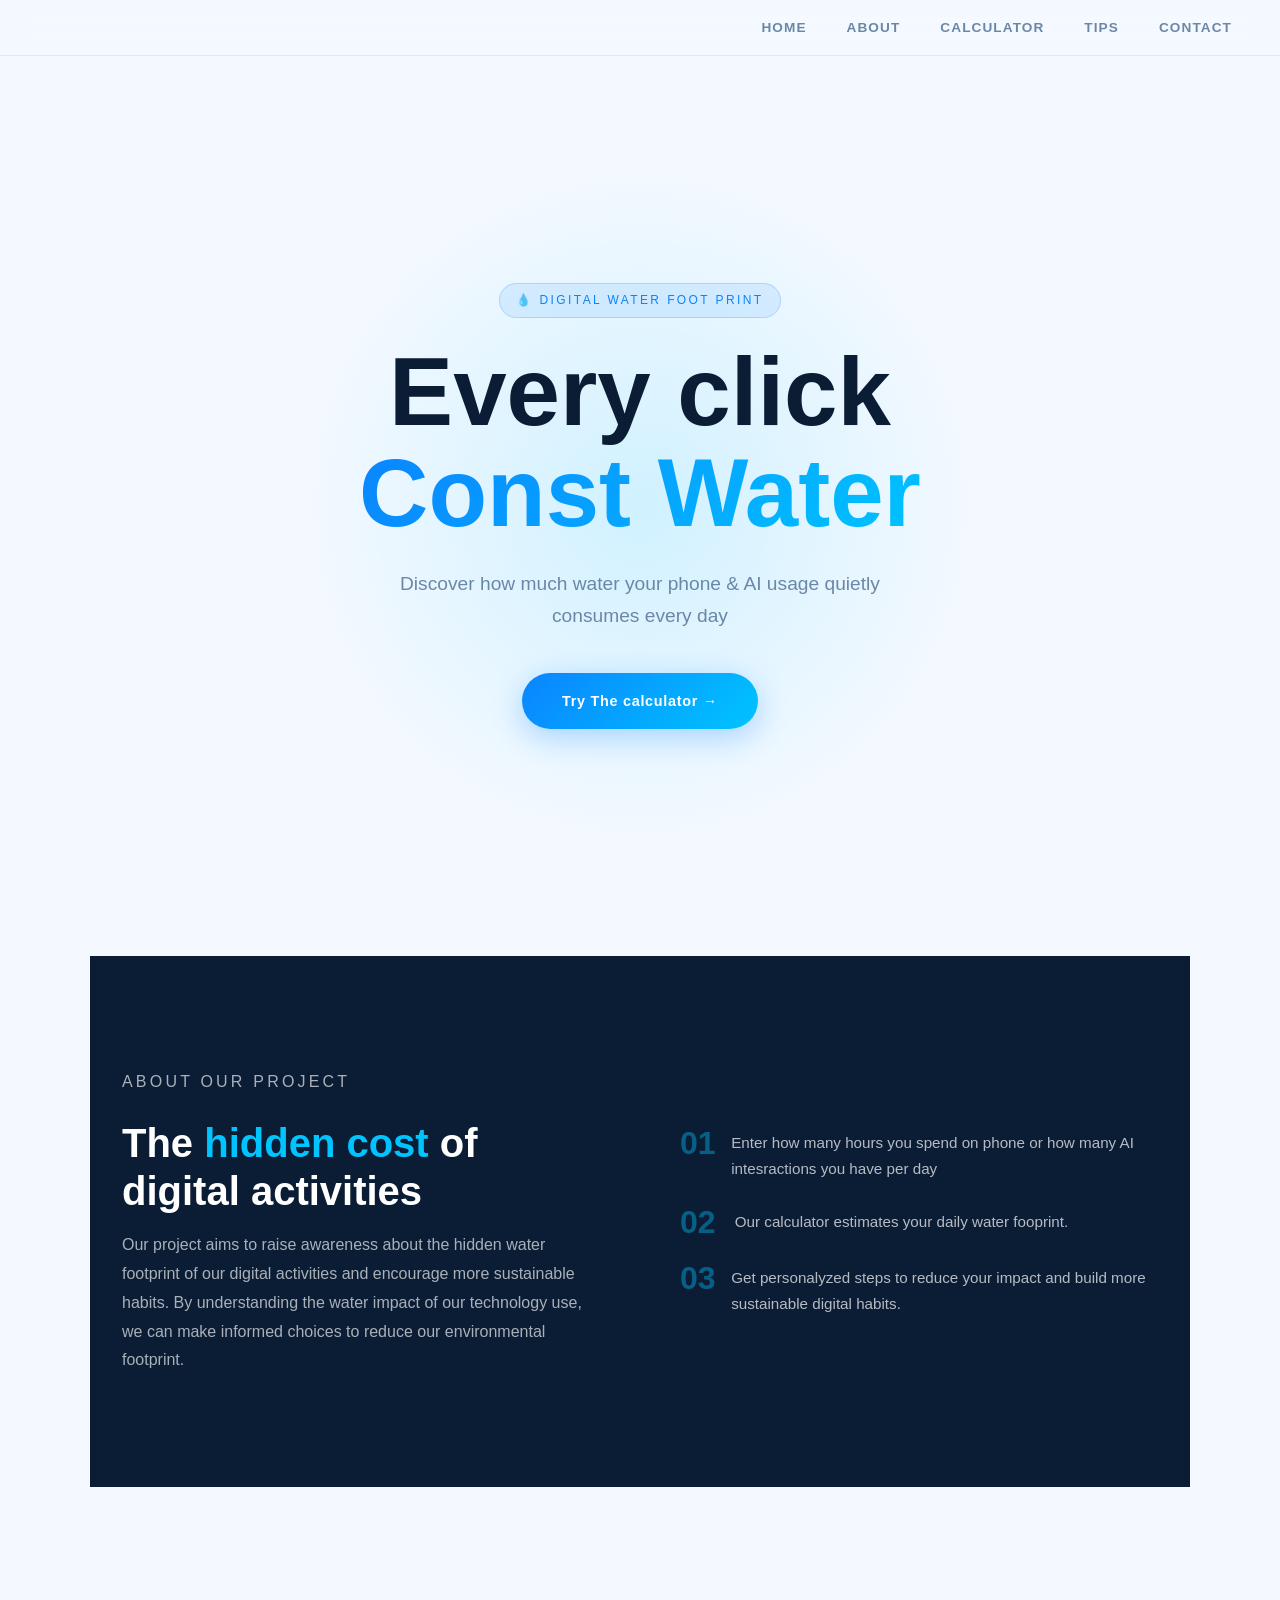
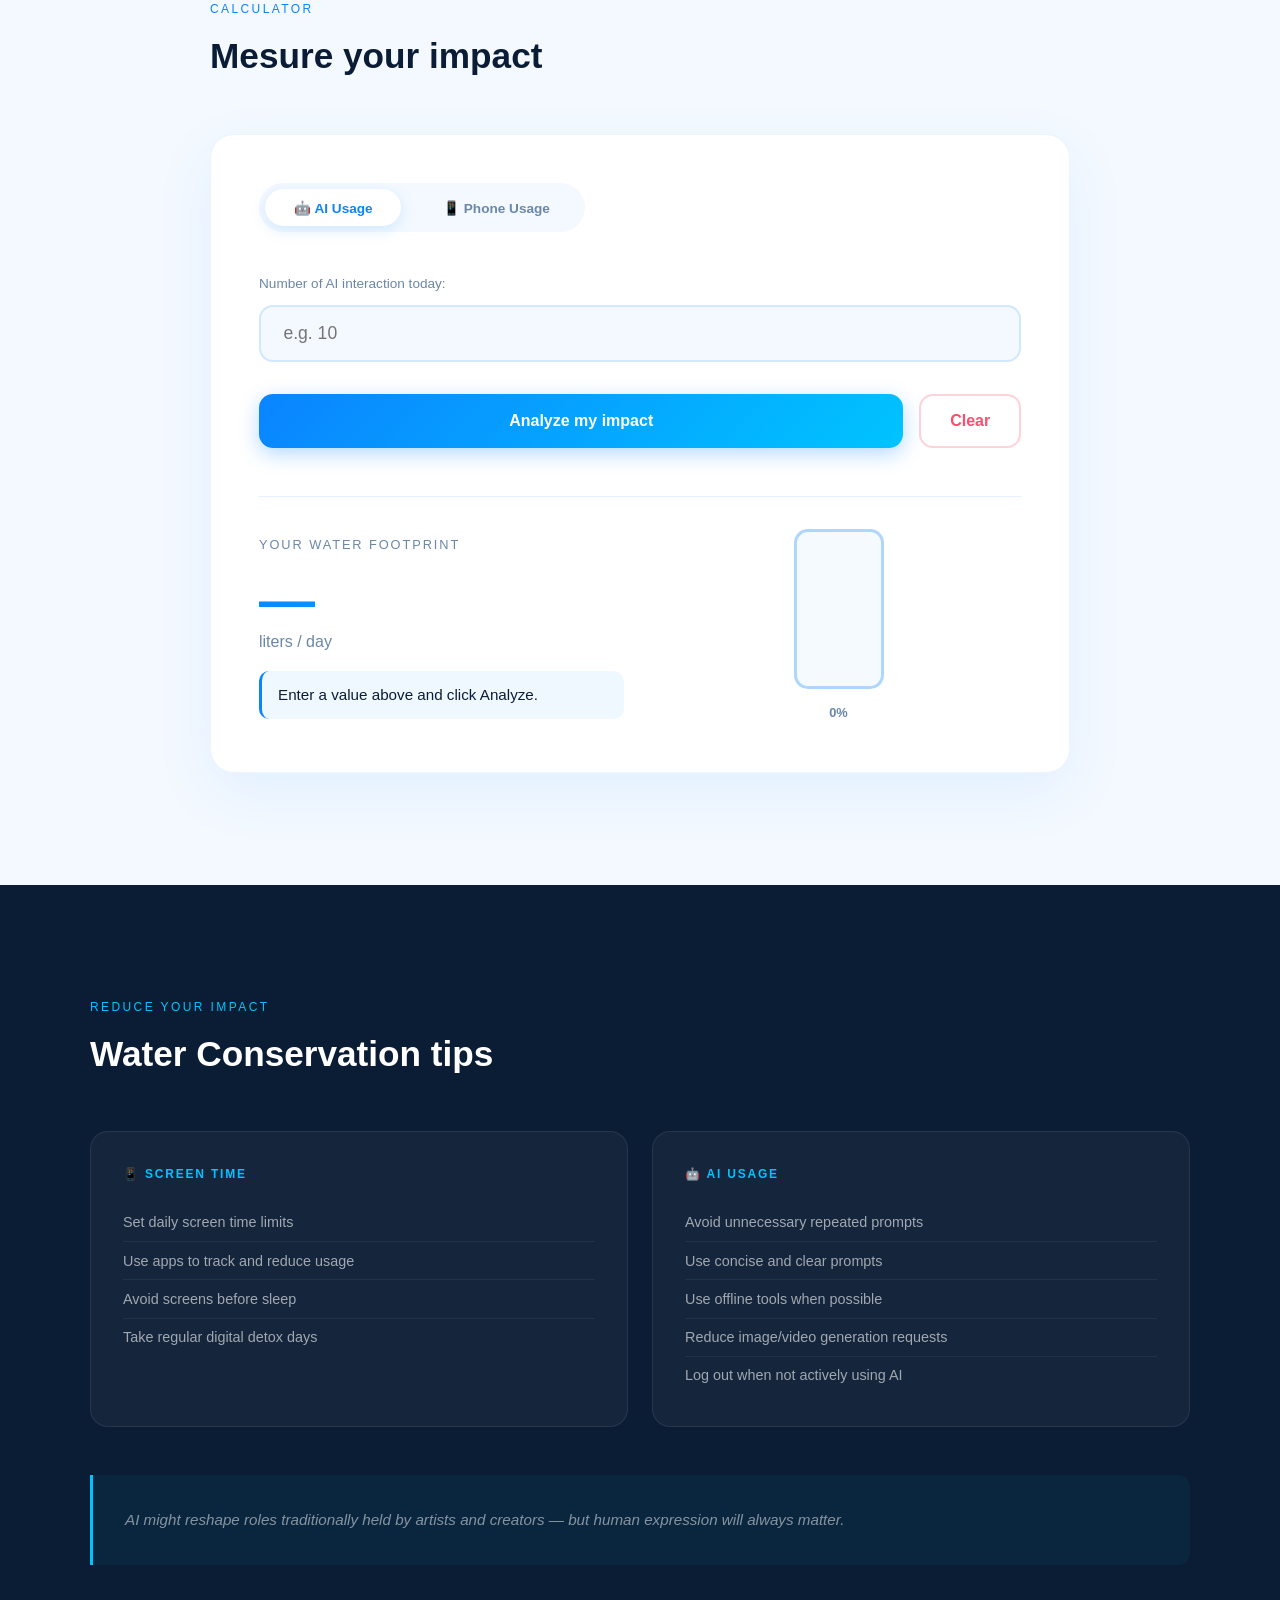
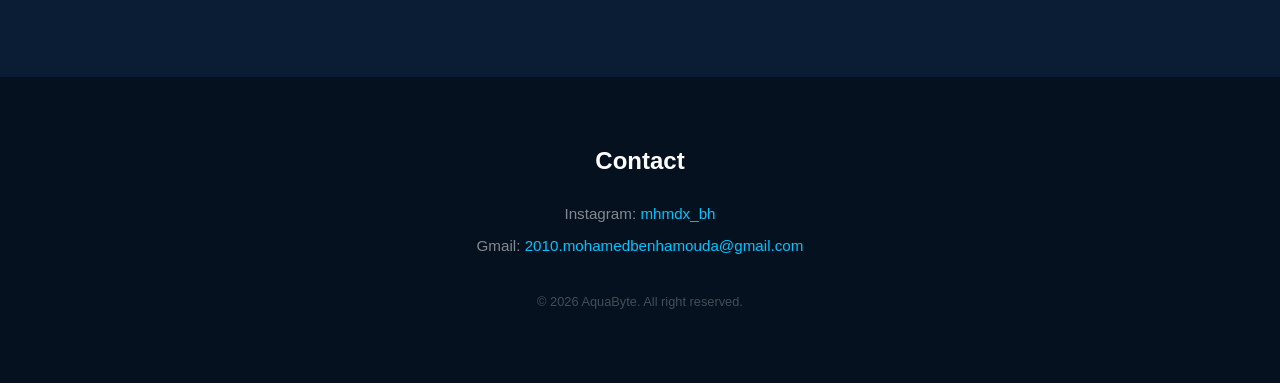
<file: index.html>
<!DOCTYPE html>
<html lang="en">
<head>
    <meta charset="UTF-8">
    <meta name="viewport" content="width=device-width, initial-scale=1.0">
    <title>Water Impact 🌍💧</title>
    <link rel="stylesheet" href="style.css">
</head>
<body>
    <header>
        <nav>
            <ul>
                <a href="#home">Home</a>
                <a href="#about">About</a>
                <a href="#calculator">Calculator</a>
                <a href="#tips">Tips</a>
                <a href="#contact">Contact</a>
            </ul>
        </nav>
    </header>
    <section id="home">
        <div class="home-container">
            <div class="eyebrown">💧 Digital Water Foot Print</div>
            <h1>Every click <br> <span> Const Water</span> </h1>
            <p>Discover how much water your phone & AI usage quietly consumes every day</p>
            <a href="#calculator" class="cta-btn">Try The calculator →</a>
        </div>
    </section>
    <section id="about">
        <div class="about-grid">
            <p class="section-label">About Our Project</p>
            <h2>The <span>hidden cost </span> of digital activities</h2>
            <p>Our project aims to raise awareness about the hidden water footprint of our digital activities and encourage more sustainable habits. 
                By understanding the water impact of our technology use, we can make informed choices to reduce our environmental footprint. 
            </p>
        </div>
        <div class="steps">
            <div class="step">
                <div class="step-num">01</div>
                <p>Enter how many hours you spend on phone or how many AI intesractions you have per day</p>
            </div>
            <div class="step">
                <div class="step-num">02</div>
                <p>Our calculator estimates your daily water fooprint.</p>
            </div>
            <div class="step">
                <div class="step-num">03</div>
                <p>Get personalyzed steps to reduce your impact and build more sustainable digital habits.</p>
            </div>

        </div>
    </section>
    <section id="calculator">
        <div class="calc-wrapper">
            <p class="section-label">Calculator</p>
            <h2 class="section-title">Mesure your impact</h2>
            <div class="calc-card">
                <div class="type-switch">
                    <button class="switch-btn active" id="button-ai">🤖 AI Usage</button>
                    <button class="switch-btn" id="button-phone">📱 Phone Usage</button>
                </div>
                <div class="input-area">
                    <label class="input-label" id="input-label">Number of AI interaction today: </label>
                    <input type="number" id="main-input" placeholder="e.g. 10" min="0">
                </div>
                <div class="actions">
                    <button class="analyze" id="analyze-btn">Analyze my impact</button>
                    <button class="clear" id="clear-btn">Clear</button>
                </div>
                <div class="result-container">
                    <div class="result-text">
                        <span class="label">Your water footprint</span>
                        <div class="result-value">
                            <span class="label">Your Water Footprint</span>
                        </div>
                        <div>
                            <div class="result-value" id="result-value">—</div>
                            <div class="result-unit" id="result-unit">liters / day</div>
                        </div>
                        <div class="result-equivalent" id="result-equivalent">
                            Enter a value above and click Analyze.
                        </div>
                    </div>
                    <div class="animation">
                        <div class="tank-wrapper">
                            <div class="tank">
                                <div class="liquid" id="liquid"></div>
                            </div>
                        </div>
                        <div class="tank-pct" id="tank-pct">0%</div>
                    </div>
                    
                </div>
            </div>
        </div>
    </section>

    <section id="tips">
        <div class="tip-card">
            <p class="section-label">Reduce your impact</p>
            <h2 class="section-title">Water Conservation tips</h2>
            <div class="tips-grid">
                <div class="tip-card">
                    <h4>📱 Screen Time</h4>
                    <p>Set daily screen time limits</p>
                    <p>Use apps to track and reduce usage</p>
                    <p>Avoid screens before sleep</p>
                    <p>Take regular digital detox days</p>
                </div>
                <div class="tip-card">
                    <h4>🤖 AI Usage</h4>
                    <p>Avoid unnecessary repeated prompts</p>
                    <p>Use concise and clear prompts</p>
                    <p>Use offline tools when possible</p>
                    <p>Reduce image/video generation requests</p>
                    <p>Log out when not actively using AI</p>
                </div>
            </div>
        </div>
        <div class="dev-message">
            <p>AI might reshape roles traditionally held by artists and creators — but human expression will always matter.</p>
        </div>
    </section>
    <footer id="contact">
        <div class="footer-container">
            <h3>Contact</h3>
            <p>Instagram: <a href="https://www.instagram.com/mhmdx_bh/" target="_blank">mhmdx_bh</a></p>
            <p>Gmail: <a href="mailto:2010.mohamedbenhamouda@gmail.com">2010.mohamedbenhamouda@gmail.com</a></p>
        </div>
        <p class="footer-copy">© 2026 AquaByte. All right reserved.</p>
    </footer>
    <script src="script.js"></script>
</body>
</html>
</file>
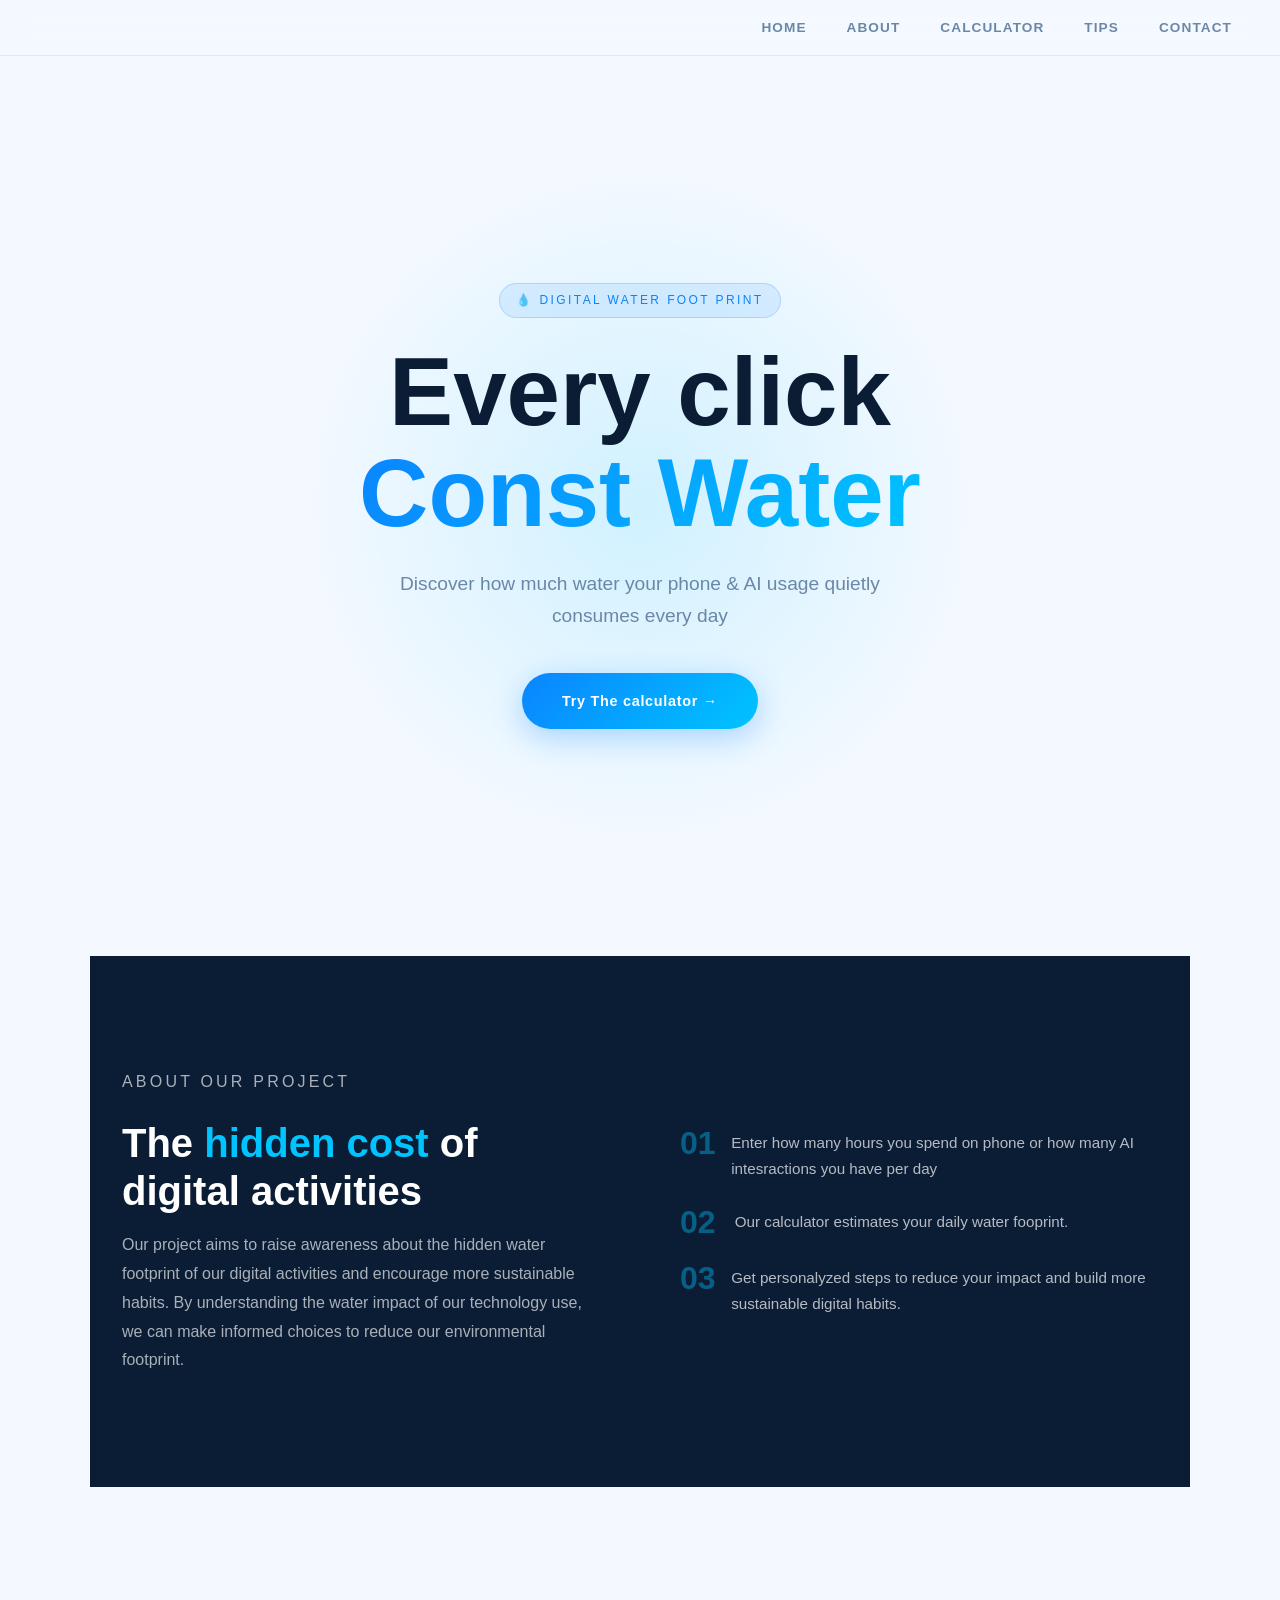
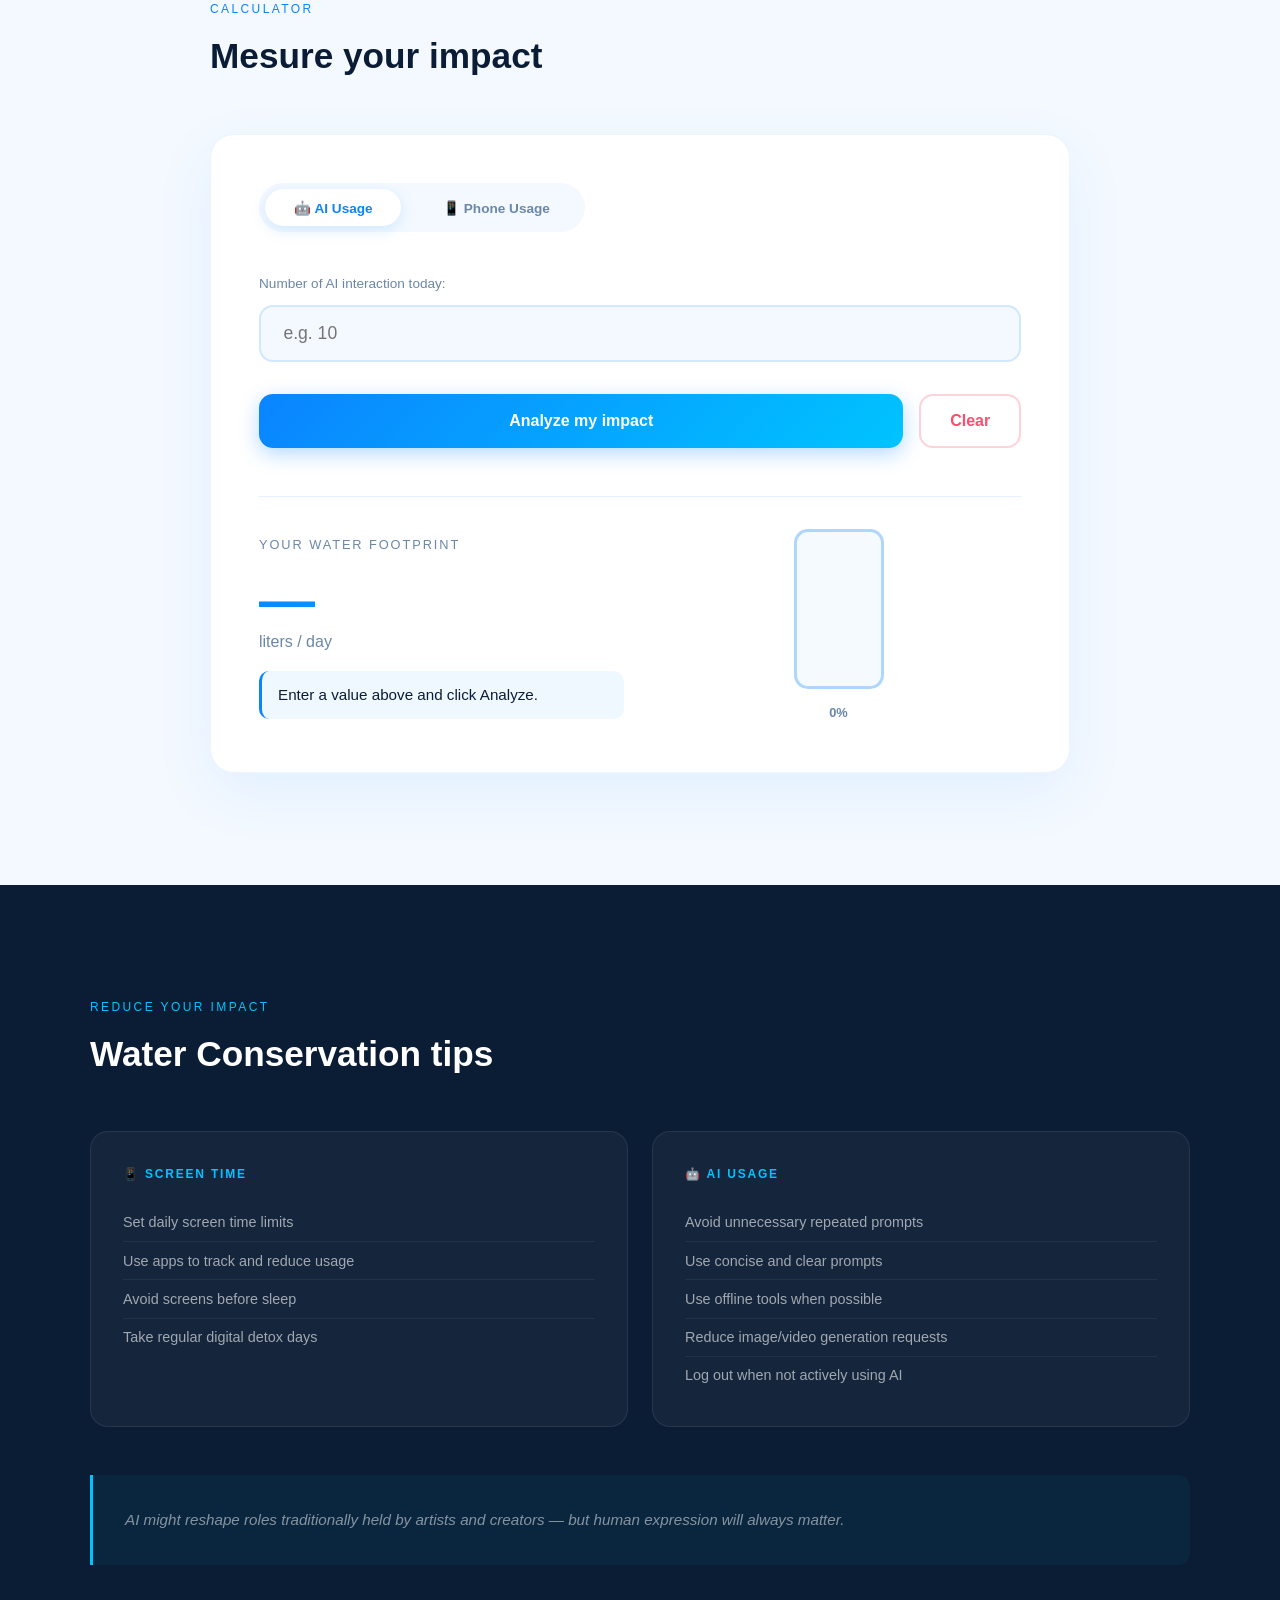
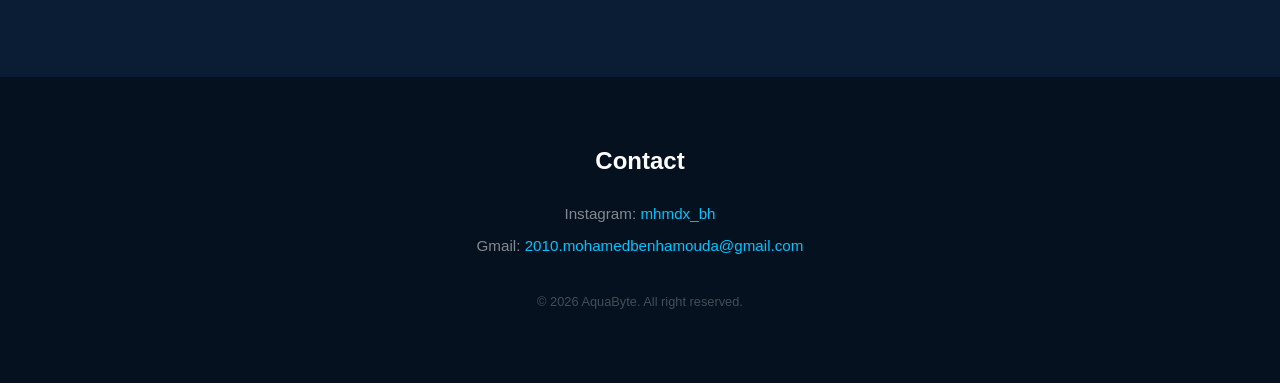
<file: Untitled-1.html>
<!DOCTYPE html>
<html lang="en">
<head>
    <meta charset="UTF-8">
    <meta name="viewport" content="width=device-width, initial-scale=1.0">
    <title>Water Impact 🌍💧</title>
    <link rel="stylesheet" href="style.css">
</head>
<body>
    <header>
        <nav>
            <ul>
                <a href="#home">Home</a>
                <a href="#about">About</a>
                <a href="#calculator">Calculator</a>
                <a href="#tips">Tips</a>
                <a href="#contact">Contact</a>
            </ul>
        </nav>
    </header>
    <section id="home">
        <div class="home-container">
            <div class="eyebrown">💧 Digital Water Foot Print</div>
            <h1>Every click <br> <span> Const Water</span> </h1>
            <p>Discover how much water your phone & AI usage quietly consumes every day</p>
            <a href="#calculator" class="cta-btn">Try The calculator →</a>
        </div>
    </section>
    <section id="about">
        <div class="about-grid">
            <p class="section-label">About Our Project</p>
            <h2>The <span>hidden cost </span> of digital activities</h2>
            <p>Our project aims to raise awareness about the hidden water footprint of our digital activities and encourage more sustainable habits. 
                By understanding the water impact of our technology use, we can make informed choices to reduce our environmental footprint. 
            </p>
        </div>
        <div class="steps">
            <div class="step">
                <div class="step-num">01</div>
                <p>Enter how many hours you spend on phone or how many AI intesractions you have per day</p>
            </div>
            <div class="step">
                <div class="step-num">02</div>
                <p>Our calculator estimates your daily water fooprint.</p>
            </div>
            <div class="step">
                <div class="step-num">03</div>
                <p>Get personalyzed steps to reduce your impact and build more sustainable digital habits.</p>
            </div>

        </div>
    </section>
    <section id="calculator">
        <div class="calc-wrapper">
            <p class="section-label">Calculator</p>
            <h2 class="section-title">Mesure your impact</h2>
            <div class="calc-card">
                <div class="type-switch">
                    <button class="switch-btn active" id="button-ai">🤖 AI Usage</button>
                    <button class="switch-btn" id="button-phone">📱 Phone Usage</button>
                </div>
                <div class="input-area">
                    <label class="input-label" id="input-label">Number of AI interaction today: </label>
                    <input type="number" id="main-input" placeholder="e.g. 10" min="0">
                </div>
                <div class="actions">
                    <button class="analyze" id="analyze-btn">Analyze my impact</button>
                    <button class="clear" id="clear-btn">Clear</button>
                </div>
                <div class="result-container">
                    <div class="result-text">
                        <span class="label">Your water footprint</span>
                        <div class="result-value">
                            <span class="label">Your Water Footprint</span>
                        </div>
                        <div>
                            <div class="result-value" id="result-value">—</div>
                            <div class="result-unit" id="result-unit">liters / day</div>
                        </div>
                        <div class="result-equivalent" id="result-equivalent">
                            Enter a value above and click Analyze.
                        </div>
                    </div>
                    <div class="animation">
                        <div class="tank-wrapper">
                            <div class="tank">
                                <div class="liquid" id="liquid"></div>
                            </div>
                        </div>
                        <div class="tank-pct" id="tank-pct">0%</div>
                    </div>
                    
                </div>
            </div>
        </div>
    </section>

    <section id="tips">
        <div class="tip-card">
            <p class="section-label">Reduce your impact</p>
            <h2 class="section-title">Water Conservation tips</h2>
            <div class="tips-grid">
                <div class="tip-card">
                    <h4>📱 Screen Time</h4>
                    <p>Set daily screen time limits</p>
                    <p>Use apps to track and reduce usage</p>
                    <p>Avoid screens before sleep</p>
                    <p>Take regular digital detox days</p>
                </div>
                <div class="tip-card">
                    <h4>🤖 AI Usage</h4>
                    <p>Avoid unnecessary repeated prompts</p>
                    <p>Use concise and clear prompts</p>
                    <p>Use offline tools when possible</p>
                    <p>Reduce image/video generation requests</p>
                    <p>Log out when not actively using AI</p>
                </div>
            </div>
        </div>
        <div class="dev-message">
            <p>AI might reshape roles traditionally held by artists and creators — but human expression will always matter.</p>
        </div>
    </section>
    <footer id="contact">
        <div class="footer-container">
            <h3>Contact</h3>
            <p>Instagram: <a href="https://www.instagram.com/mhmdx_bh/" target="_blank">mhmdx_bh</a></p>
            <p>Gmail: <a href="mailto:2010.mohamedbenhamouda@gmail.com">2010.mohamedbenhamouda@gmail.com</a></p>
        </div>
        <p class="footer-copy">© 2026 AquaByte. All right reserved.</p>
    </footer>
    <script src="script.js"></script>
</body>
</html>
</file>
<file: style.css>
:root {
--blue: #0a84ff;
--water: #00c4ff;
--bg: #f4f9ff;
--dark: #0b1d35;
--muted: #6b87a8;
--danger: #ff4d6d;
}
* {
margin: 0;
padding: 0;
box-sizing: border-box;
}
body {
background: var(--bg);
color: var(--dark);
font-family: 'DM Sans', sans-serif;
font-weight: 400;
line-height: 1.7;
overflow-x: hidden;
}
header {
position: sticky;
top: 0;
z-index: 100;
backdrop-filter: blur(16px);
background: rgba(244, 249, 255, 0.85);
border-bottom: 1px solid rgba(10, 132, 255, 0.12);
padding: 1rem 3rem;
}
nav ul {
display: flex;
gap: 2.5rem;
list-style: none;
justify-content: flex-end;
align-items: center;
}
nav ul a {
text-decoration: none;
font-family: 'Syne', sans-serif;
font-size: 0.85rem;
font-weight: 700;
letter-spacing: 0.08em;
text-transform: uppercase;
color: var(--muted);
transition: color 0.2s;
}
nav ul a:hover { color: var(--blue); }
#home {
min-height: 100vh;
display: flex;
align-items: center;
justify-content: center;
text-align: center;
padding: 6rem 2rem;
position: relative;
overflow: hidden;
}
#home::before {
content: '';
position: absolute;
width: 700px;
height: 700px;
border-radius: 50%;
background: radial-gradient(circle, rgba(0, 196, 255, 0.15) 0%, transparent 70%);
top: 50%;
left: 50%;
transform: translate(-50%, -50%);
animation: pulse 4s ease-in-out infinite;
}
@keyframes pulse {
0%, 100% { transform: translate(-50%, -50%) scale(1); opacity: 0.6; }
50% { transform: translate(-50%, -50%) scale(1.1); opacity: 1; }
}
.home-container {
position: relative;
z-index: 1;
}
.eyebrown {
display: inline-block;
font-family: 'Syne', sans-serif;
font-size: 0.75rem;
letter-spacing: 0.2em;
text-transform: uppercase;
color: var(--blue);
background: rgba(10, 132, 255, 0.1);
padding: 0.4rem 1rem;
border-radius: 50px;
margin-bottom: 1.5rem;
border: 1px solid rgba(10, 132, 255, 0.2);
}
#home h1 {
font-family: 'Syne', sans-serif;
font-size: clamp(3rem, 8vw, 6rem);
font-weight: 800;
line-height: 1.05;
color: var(--dark);
margin-bottom: 1.5rem;
}
#home h1 span {
background: linear-gradient(135deg, var(--blue), var(--water));
-webkit-background-clip: text;
background-clip: text;
-webkit-text-fill-color: transparent;
}
#home p {
font-size: 1.2rem;
color: var(--muted);
max-width: 480px;
margin: 0 auto 2.5rem;
}
.cta-btn {
display: inline-block;
padding: 1rem 2.5rem;
background: linear-gradient(135deg, var(--blue), var(--water));
color: white;
font-family: 'Syne', sans-serif;
font-weight: 700;
font-size: 0.9rem;
letter-spacing: 0.05em;
border-radius: 50px;
text-decoration: none;
box-shadow: 0 8px 30px rgba(10, 132, 255, 0.3);
transition: transform 0.2s, box-shadow 0.2s;
}
.cta-btn:hover {
transform: translateY(-3px);
box-shadow: 0 12px 40px rgba(10, 132, 255, 0.45);
}
#about {
padding: 7rem 2rem;
background: var(--dark);
color: white;
display: grid;
grid-template-columns: 1fr 1fr;
gap: 5rem;
align-items: center;
max-width: 1100px;
margin: 0 auto;
}
.about-grid {
display: flex;
flex-direction: column;
gap: 1rem;
}
.about-grid h2 {
font-family: 'Syne', sans-serif;
font-size: 2.5rem;
font-weight: 800;
line-height: 1.2;
}
.about-grid h2 span { color: var(--water); }
.about-grid p {
color: rgba(255,255,255,0.65);
font-size: 1rem;
line-height: 1.8;
}
.section-label {
font-family: 'Syne', sans-serif;
font-size: 0.75rem;
letter-spacing: 0.2em;
text-transform: uppercase;
color: var(--blue);
margin-bottom: 0.4rem;
display: block;
}
.steps {
display: flex;
flex-direction: column;
gap: 1.5rem;
}
.step {
display: flex;
align-items: flex-start;
gap: 1.2rem;
}
.step-num {
font-family: 'Syne', sans-serif;
font-size: 2rem;
font-weight: 800;
color: var(--water);
opacity: 0.4;
line-height: 1;
min-width: 2rem;
}
.step p {
color: rgba(255,255,255,0.7);
font-size: 0.95rem;
margin-top: 0.2rem;
}
#calculator {
padding: 7rem 2rem;
}
.calc-wrapper {
max-width: 860px;
margin: 0 auto;
}
.section-title {
font-family: 'Syne', sans-serif;
font-size: 2.2rem;
font-weight: 800;
color: var(--dark);
margin-bottom: 3rem;
}
.calc-card {
background: white;
border-radius: 24px;
padding: 3rem;
box-shadow: 0 20px 60px rgba(10, 132, 255, 0.08);
border: 1px solid rgba(10, 132, 255, 0.08);
}
.type-switch {
display: flex;
gap: 0.8rem;
margin-bottom: 2.5rem;
background: var(--bg);
padding: 0.4rem;
border-radius: 50px;
width: fit-content;
}
.switch-btn {
padding: 0.65rem 1.8rem;
border: none;
border-radius: 50px;
background: transparent;
color: var(--muted);
font-family: 'Syne', sans-serif;
font-weight: 700;
font-size: 0.85rem;
cursor: pointer;
transition: all 0.3s ease;
}
.switch-btn.active {
background: white;
color: var(--blue);
box-shadow: 0 4px 15px rgba(10, 132, 255, 0.15);
}
.input-area {
margin-bottom: 2rem;
}
.input-label {
font-size: 0.85rem;
font-weight: 500;
color: var(--muted);
margin-bottom: 0.6rem;
display: block;
}
.input-area input {
width: 100%;
padding: 1rem 1.4rem;
border: 2px solid rgba(10, 132, 255, 0.15);
border-radius: 14px;
font-size: 1.1rem;
font-family: 'DM Sans', sans-serif;
color: var(--dark);
background: var(--bg);
outline: none;
transition: border-color 0.2s, box-shadow 0.2s;
}
.input-area input:focus {
border-color: var(--blue);
box-shadow: 0 0 0 4px rgba(10, 132, 255, 0.1);
}
.actions {
display: flex;
gap: 1rem;
margin-bottom: 3rem;
}
.analyze {
flex: 1;
padding: 1rem;
border: none;
border-radius: 14px;
background: linear-gradient(135deg, var(--blue), var(--water));
color: white;
font-family: 'Syne', sans-serif;
font-weight: 700;
font-size: 1rem;
cursor: pointer;
box-shadow: 0 6px 20px rgba(10, 132, 255, 0.3);
transition: transform 0.2s, box-shadow 0.2s;
}
.analyze:hover {
transform: translateY(-2px);
box-shadow: 0 10px 30px rgba(10, 132, 255, 0.4);
}
.clear {
padding: 1rem 1.8rem;
border: 2px solid rgba(255, 77, 109, 0.25);
border-radius: 14px;
background: transparent;
color: var(--danger);
font-family: 'Syne', sans-serif;
font-weight: 700;
font-size: 1rem;
cursor: pointer;
transition: all 0.2s;
}
.clear:hover {
background: rgba(255, 77, 109, 0.08);
}
.result-container {
display: grid;
grid-template-columns: 1fr 1fr;
gap: 2rem;
padding-top: 2rem;
border-top: 1px solid rgba(10, 132, 255, 0.1);
}
.result-text {
display: flex;
flex-direction: column;
justify-content: center;
gap: 1rem;
}
.result-text > .result-value:first-of-type {
display: none;
}
.label {
font-size: 0.8rem;
text-transform: uppercase;
letter-spacing: 0.15em;
font-family: 'Syne', sans-serif;
color: var(--muted);
}
.result-value {
font-family: 'Syne', sans-serif;
font-size: 3.5rem;
font-weight: 800;
line-height: 1;
background: linear-gradient(135deg, var(--blue), var(--water));
-webkit-background-clip: text;
background-clip: text;
-webkit-text-fill-color: transparent;
transition: all 0.4s ease;
}
.result-unit {
font-family: 'DM Sans', sans-serif;
font-size: 1rem;
color: var(--muted);
}
.result-equivalent {
font-size: 0.95rem;
color: var(--dark);
background: rgba(10, 132, 255, 0.06);
padding: 0.7rem 1rem;
border-radius: 10px;
border-left: 3px solid var(--blue);
}
.animation {
display: flex;
flex-direction: column;
align-items: center;
gap: 0.8rem;
}
.tank-wrapper {
position: relative;
width: 90px;
height: 160px;
}
.tank {
width: 100%;
height: 100%;
border: 3px solid rgba(10, 132, 255, 0.3);
border-radius: 14px;
background: rgba(10, 132, 255, 0.04);
overflow: hidden;
position: relative;
}
.liquid {
position: absolute;
bottom: 0;
width: 100%;
height: 0%;
background: linear-gradient(to top, var(--blue), var(--water));
border-radius: 4px 4px 0 0;
transition: height 1.2s cubic-bezier(0.34, 1.56, 0.64, 1);
}
.liquid::after {
content: '';
position: absolute;
top: 0;
left: -50%;
width: 200%;
height: 12px;
background: rgba(255,255,255,0.3);
border-radius: 50%;
animation: wave 2s ease-in-out infinite;
}
@keyframes wave {
0%, 100% { transform: translateX(0); }
50% { transform: translateX(25%); }
}
.tank-pct {
font-family: 'Syne', sans-serif;
font-size: 0.8rem;
font-weight: 700;
color: var(--muted);
}
#tips {
padding: 7rem 2rem;
background: var(--dark);
color: white;
}
#tips > .tip-card {
max-width: 1100px;
margin: 0 auto;
background: transparent;
border: none;
padding: 0;
border-radius: 0;
}
#tips .section-label { color: var(--water); }
#tips .section-title {
color: white;
margin-bottom: 3rem;
}
.tips-grid {
display: grid;
grid-template-columns: repeat(auto-fit, minmax(280px, 1fr));
gap: 1.5rem;
}
.tips-grid .tip-card {
background: rgba(255,255,255,0.04);
border: 1px solid rgba(255,255,255,0.08);
border-radius: 18px;
padding: 2rem;
transition: background 0.2s, transform 0.2s;
}
.tips-grid .tip-card:hover {
background: rgba(255,255,255,0.07);
transform: translateY(-4px);
}
.tip-card h4 {
font-family: 'Syne', sans-serif;
font-size: 0.75rem;
letter-spacing: 0.15em;
text-transform: uppercase;
color: var(--water);
margin-bottom: 1.2rem;
}
.tips-grid .tip-card p {
font-size: 0.9rem;
color: rgba(255,255,255,0.6);
padding: 0.4rem 0;
border-bottom: 1px solid rgba(255,255,255,0.06);
}
.tips-grid .tip-card p:last-child { border-bottom: none; }
.dev-message {
max-width: 1100px;
margin: 3rem auto 0;
padding: 2rem;
border-left: 3px solid var(--water);
background: rgba(0, 196, 255, 0.05);
border-radius: 0 12px 12px 0;
}
.dev-message p {
color: rgba(255,255,255,0.5);
font-style: italic;
font-size: 0.95rem;
}
footer {
background: #05111f;
color: white;
padding: 4rem 2rem;
text-align: center;
}
footer h3 {
font-family: 'Syne', sans-serif;
font-size: 1.5rem;
font-weight: 800;
margin-bottom: 1.2rem;
color: white;
}
footer p {
color: rgba(255,255,255,0.5);
font-size: 0.95rem;
margin-bottom: 0.4rem;
}
footer a {
color: var(--water);
text-decoration: none;
}
footer a:hover { text-decoration: underline; }
.footer-copy {
margin-top: 2rem;
font-size: 0.8rem;
color: rgba(255,255,255,0.25);
}
@media (max-width: 700px) {
#about { grid-template-columns: 1fr; gap: 3rem; padding: 4rem 1.5rem; }
.result-container { grid-template-columns: 1fr; }
nav ul { gap: 1.2rem; }
header { padding: 1rem 1.5rem; }
}
</file>
